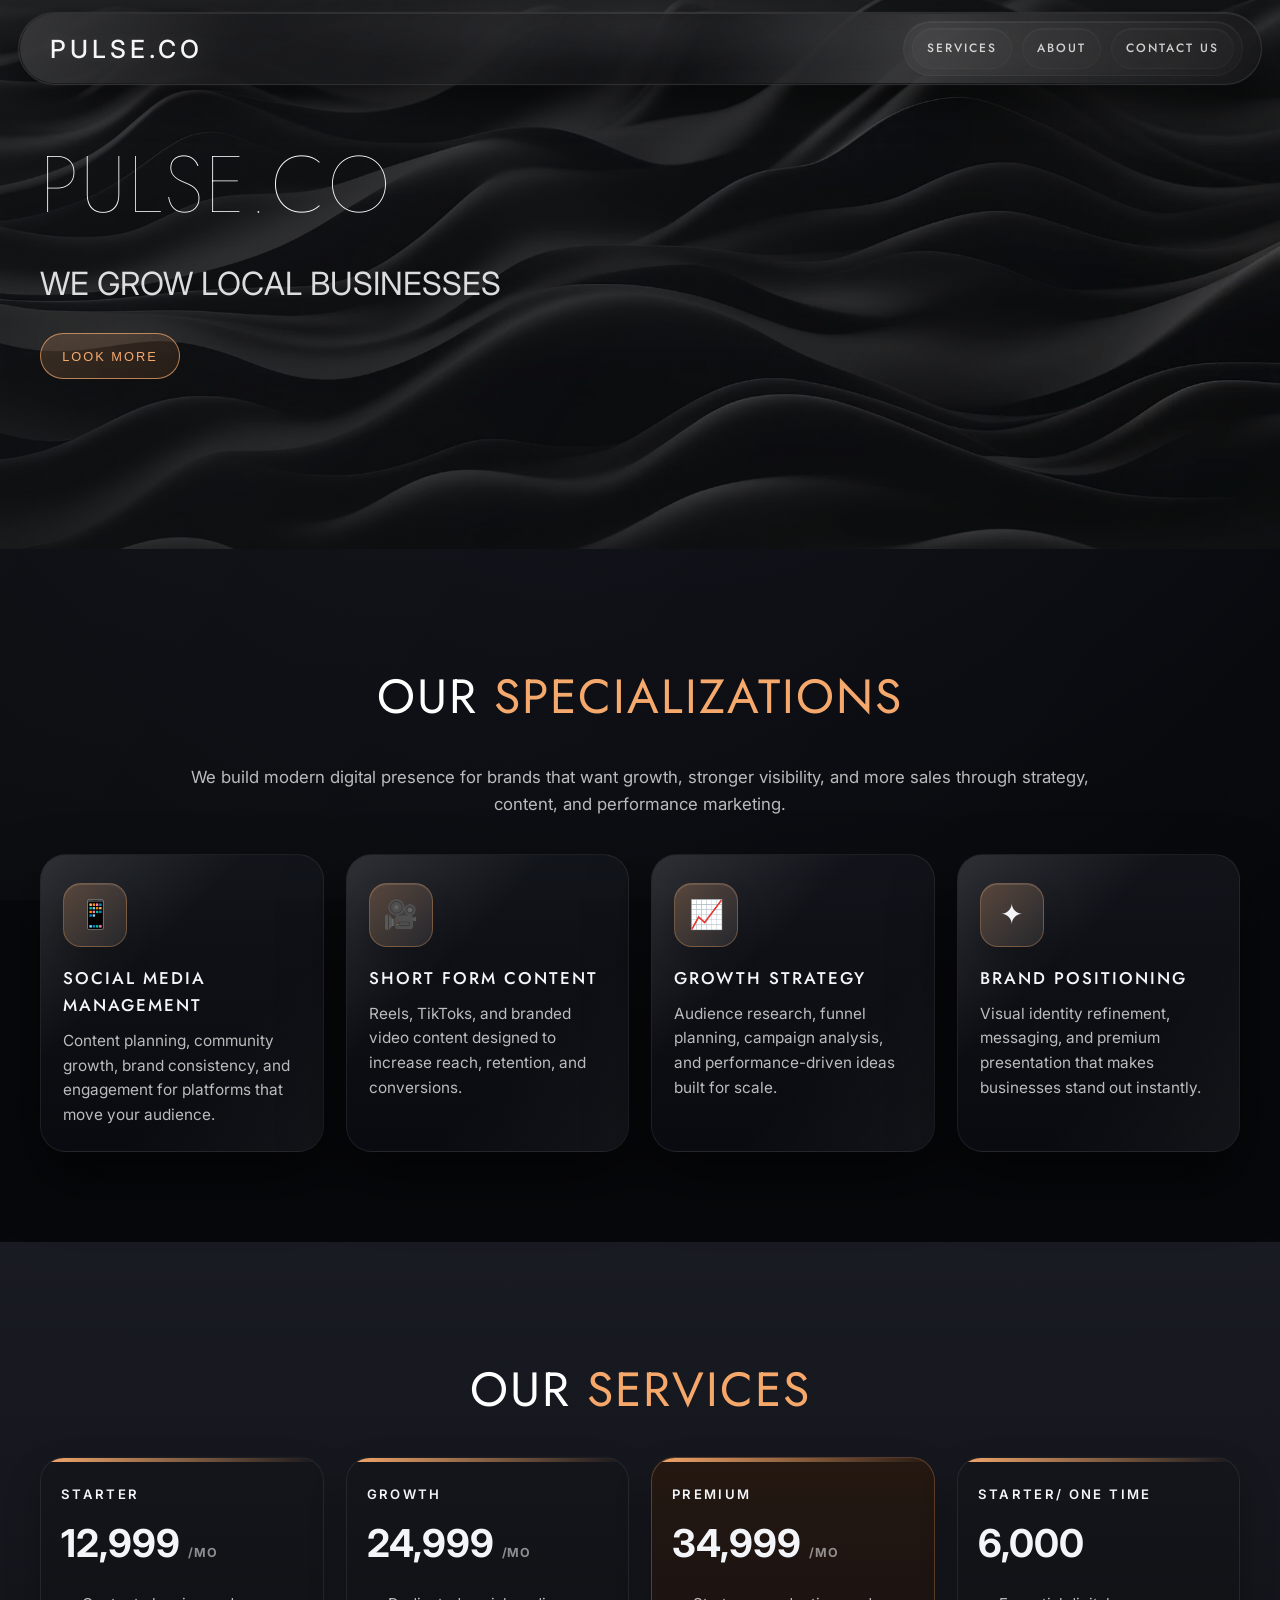
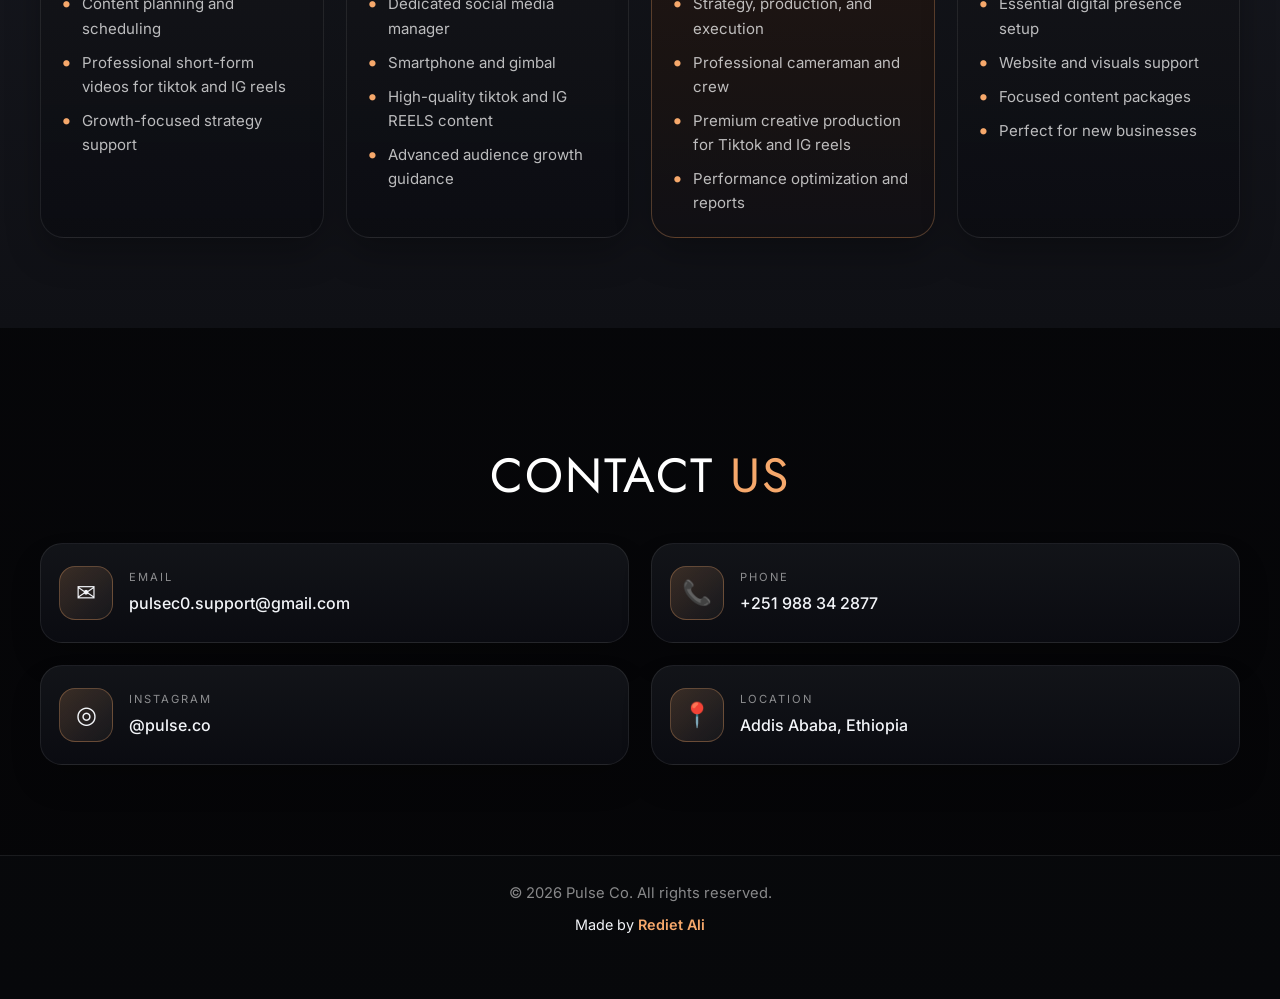
<file: index.html>
<!DOCTYPE html>
<html lang="en">
<head>
    <meta charset="UTF-8">
    <meta name="viewport" content="width=device-width, initial-scale=1.0">
    <title>our agency</title>
    <link href="https://fonts.googleapis.com/css2?family=Jost:wght@300;400;500&family=Inter:wght@400;500&display=swap" rel="stylesheet">
     <link rel="stylesheet" href="main.css">

</head>
<body>
<header>
    <p class="pulse">PULSE.CO</p>

    <button class="menu-toggle" aria-label="Toggle menu" aria-expanded="false">
        <span></span>
        <span></span>
        <span></span>
    </button>

    <nav class="main-nav" aria-label="Main navigation">
        <a href="#services">services</a>
        <a href="#about">about</a>
        <a href="#contact">contact us</a>
    </nav>
</header>

<section id="hero">
    <h1>PULSE.CO</h1>
    <p>WE GROW LOCAL BUSINESSES</p>
    <button>LOOK MORE</button>
</section>

<section id="about">
    <h2>Our <span>Specializations</span></h2>
    <p class="about-intro">We build modern digital presence for brands that want growth, stronger visibility, and more sales through strategy, content, and performance marketing.</p>

    <div class="specialization-grid">
        <article class="specialty-card reveal">
            <div class="icon-badge">📱</div>
            <h3>Social Media Management</h3>
            <p>Content planning, community growth, brand consistency, and engagement for platforms that move your audience.</p>
        </article>

        <article class="specialty-card reveal">
            <div class="icon-badge">🎥</div>
            <h3>Short Form Content</h3>
            <p>Reels, TikToks, and branded video content designed to increase reach, retention, and conversions.</p>
        </article>

        <article class="specialty-card reveal">
            <div class="icon-badge">📈</div>
            <h3>Growth Strategy</h3>
            <p>Audience research, funnel planning, campaign analysis, and performance-driven ideas built for scale.</p>
        </article>

        <article class="specialty-card reveal">
            <div class="icon-badge">✦</div>
            <h3>Brand Positioning</h3>
            <p>Visual identity refinement, messaging, and premium presentation that makes businesses stand out instantly.</p>
        </article>
    </div>
</section>

<section id="services">
    <h2>Our <span>Services</span></h2>

    <div class="service-grid">
        <div class="service-card reveal">
            <div class="plan-top">
                <p class="plan-name">Starter</p>
                <p class="plan-price">12,999 <small>/mo</small></p>
            </div>
            <ul>
                <li>Content planning and scheduling</li>
                <li>Professional short-form videos for tiktok and IG reels </li>
                <li>Growth-focused strategy support</li>
            </ul>
        </div>

        <div class="service-card reveal">
            <div class="plan-top">
                <p class="plan-name">Growth</p>
                <p class="plan-price">24,999 <small>/mo</small></p>
            </div>
            <ul>
                <li>Dedicated social media manager</li>
                <li>Smartphone and gimbal</li>
                <li>High-quality tiktok and IG REELS content</li>
                <li>Advanced audience growth guidance</li>
            </ul>
        </div>

        <div class="service-card reveal featured">
            <div class="plan-top">
                <p class="plan-name">Premium</p>
                <p class="plan-price">34,999 <small>/mo</small></p>
            </div>
            <ul>
                <li>Strategy, production, and execution</li>
                <li>Professional cameraman and crew</li>
                <li>Premium creative production for Tiktok and IG reels </li>
                <li>Performance optimization and reports</li>
            </ul>
        </div>

        <div class="service-card reveal">
            <div class="plan-top">
                <p class="plan-name">Starter/ one time </p>
                <p class="plan-price">6,000</p>
            </div>
            <ul>
                <li>Essential digital presence setup</li>
                <li>Website and visuals support</li>
                <li>Focused content packages</li>
                <li>Perfect for new businesses</li>
            </ul>
        </div>
    </div>
</section>

<section id="contact">
    <h2>Contact <span>Us</span></h2>

    <div class="contact-grid">
        <a class="contact-item reveal" href="mailto:pulsec0.support@gmail.com">
            <div class="contact-icon">✉</div>
            <div class="contact-text">
                <span class="contact-label">Email</span>
                <strong>pulsec0.support@gmail.com</strong>
            </div>
        </a>

        <a class="contact-item reveal" href="tel:+251988342877">
            <div class="contact-icon">📞</div>
            <div class="contact-text">
                <span class="contact-label">Phone</span>
                <strong>+251 988 34 2877</strong>
            </div>
        </a>

        <a class="contact-item reveal" href="https://www.instagram.com/simply_alu464?utm_source=ig_web_button_share_sheet&igsh=ZDNlZDc0MzIxNw==&igsi=ZDNlZDc0MzIxNw==" target="_blank" rel="noreferrer">
            <div class="contact-icon">◎</div>
            <div class="contact-text">
                <span class="contact-label">Instagram</span>
                <strong>@pulse.co</strong>
            </div>
        </a>

        <div class="contact-item reveal">
            <div class="contact-icon">📍</div>
            <div class="contact-text">
                <span class="contact-label">Location</span>
                <strong>Addis Ababa, Ethiopia</strong>
            </div>
        </div>
    </div>
</section>

<footer>
    <p class="footer-text">© 2026 Pulse Co. All rights reserved.</p>
    <p class="footer-credit">Made by <strong>Rediet Ali</strong></p>
</footer>

<script>
  const observer = new IntersectionObserver((entries) => {
    entries.forEach((entry) => {
      if (entry.isIntersecting) {
        entry.target.classList.add('is-visible');
        observer.unobserve(entry.target);
      }
    });
  }, {
    threshold: 0.18,
    rootMargin: '0px 0px -30px 0px'
  });

  document.querySelectorAll('.reveal').forEach((element) => {
    observer.observe(element);
  });

  const menuToggle = document.querySelector('.menu-toggle');
  const mainNav = document.querySelector('.main-nav');

  if (menuToggle && mainNav) {
    menuToggle.addEventListener('click', () => {
      const isOpen = mainNav.classList.toggle('open');
      menuToggle.classList.toggle('open', isOpen);
      menuToggle.setAttribute('aria-expanded', String(isOpen));
    });

    mainNav.querySelectorAll('a').forEach((link) => {
      link.addEventListener('click', () => {
        mainNav.classList.remove('open');
        menuToggle.classList.remove('open');
        menuToggle.setAttribute('aria-expanded', 'false');
      });
    });
  }
</script>
</body>

</html>
</file>
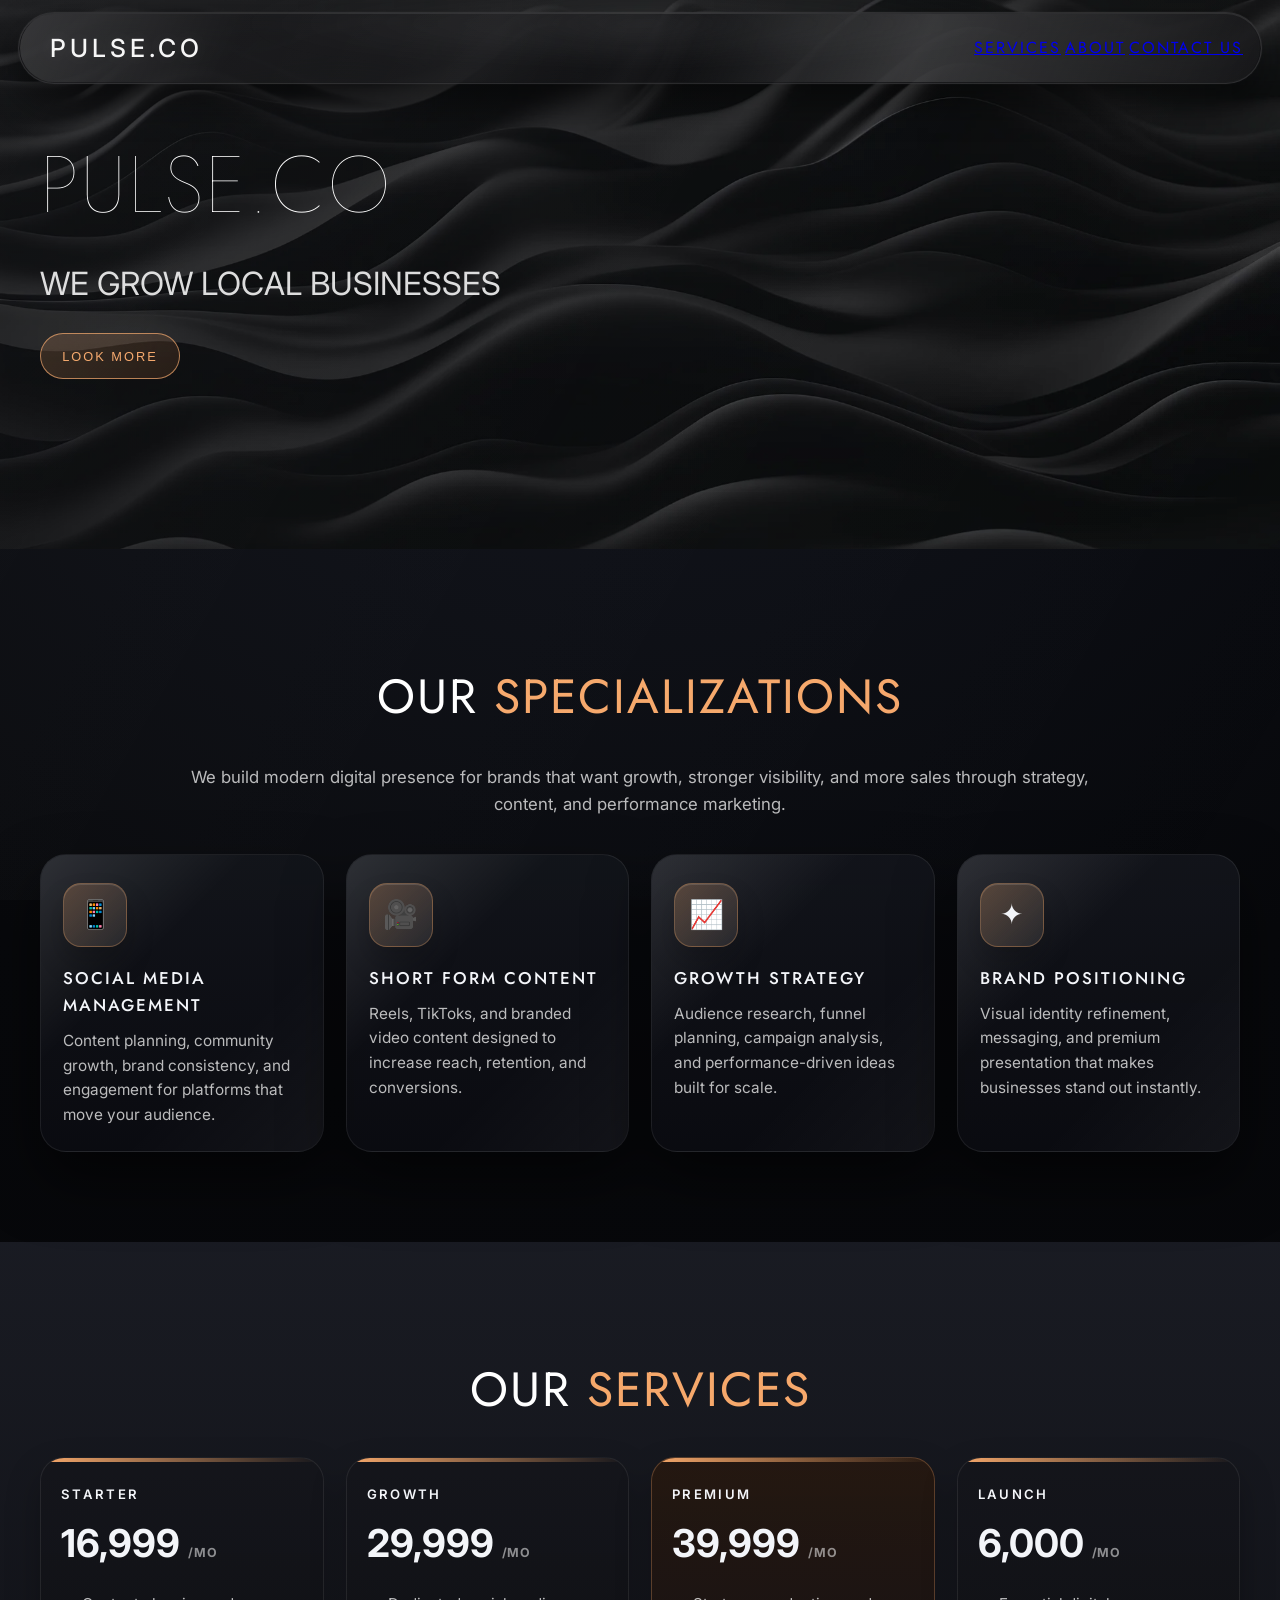
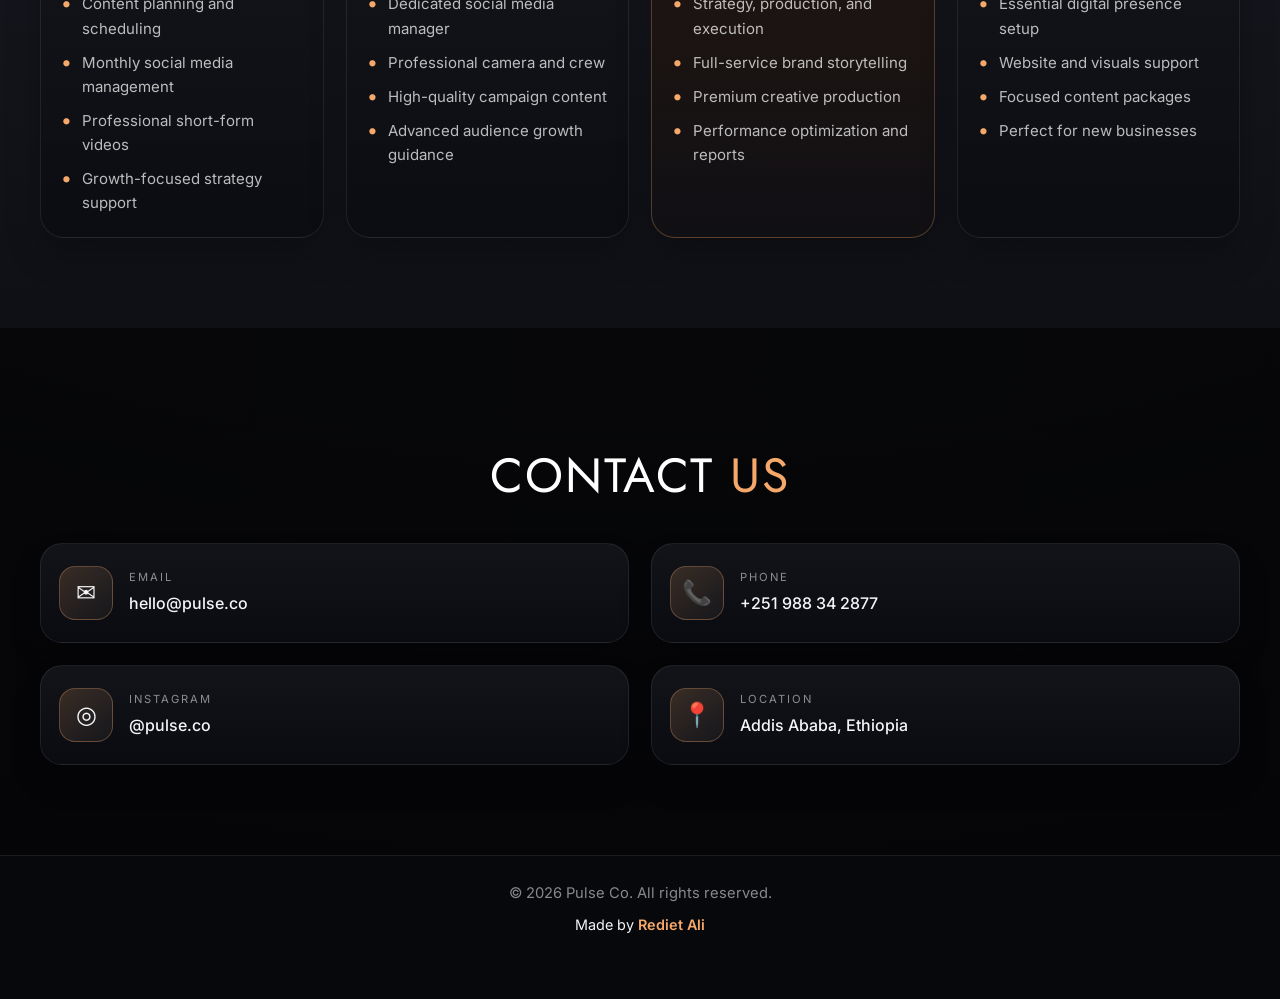
<file: main.html>
<!DOCTYPE html>
<html lang="en">
<head>
    <meta charset="UTF-8">
    <meta name="viewport" content="width=device-width, initial-scale=1.0">
    <title>our agency</title>
    <link href="https://fonts.googleapis.com/css2?family=Jost:wght@300;400;500&family=Inter:wght@400;500&display=swap" rel="stylesheet">
     <link rel="stylesheet" href="main.css">

</head>
<body>
<header>
    <p class="pulse">PULSE.CO</p>
    <nav>
        <a href="#services">services</a>
        <a href="#about">about</a>
        <a href="#contact">contact us</a>
    </nav>
</header>

<section id="hero">
    <h1>PULSE.CO</h1>
    <p>WE GROW LOCAL BUSINESSES</p>
    <button>LOOK MORE</button>
</section>

<section id="about">
    <h2>Our <span>Specializations</span></h2>
    <p class="about-intro">We build modern digital presence for brands that want growth, stronger visibility, and more sales through strategy, content, and performance marketing.</p>

    <div class="specialization-grid">
        <article class="specialty-card reveal">
            <div class="icon-badge">📱</div>
            <h3>Social Media Management</h3>
            <p>Content planning, community growth, brand consistency, and engagement for platforms that move your audience.</p>
        </article>

        <article class="specialty-card reveal">
            <div class="icon-badge">🎥</div>
            <h3>Short Form Content</h3>
            <p>Reels, TikToks, and branded video content designed to increase reach, retention, and conversions.</p>
        </article>

        <article class="specialty-card reveal">
            <div class="icon-badge">📈</div>
            <h3>Growth Strategy</h3>
            <p>Audience research, funnel planning, campaign analysis, and performance-driven ideas built for scale.</p>
        </article>

        <article class="specialty-card reveal">
            <div class="icon-badge">✦</div>
            <h3>Brand Positioning</h3>
            <p>Visual identity refinement, messaging, and premium presentation that makes businesses stand out instantly.</p>
        </article>
    </div>
</section>

<section id="services">
    <h2>Our <span>Services</span></h2>

    <div class="service-grid">
        <div class="service-card reveal">
            <div class="plan-top">
                <p class="plan-name">Starter</p>
                <p class="plan-price">16,999 <small>/mo</small></p>
            </div>
            <ul>
                <li>Content planning and scheduling</li>
                <li>Monthly social media management</li>
                <li>Professional short-form videos</li>
                <li>Growth-focused strategy support</li>
            </ul>
        </div>

        <div class="service-card reveal">
            <div class="plan-top">
                <p class="plan-name">Growth</p>
                <p class="plan-price">29,999 <small>/mo</small></p>
            </div>
            <ul>
                <li>Dedicated social media manager</li>
                <li>Professional camera and crew</li>
                <li>High-quality campaign content</li>
                <li>Advanced audience growth guidance</li>
            </ul>
        </div>

        <div class="service-card reveal featured">
            <div class="plan-top">
                <p class="plan-name">Premium</p>
                <p class="plan-price">39,999 <small>/mo</small></p>
            </div>
            <ul>
                <li>Strategy, production, and execution</li>
                <li>Full-service brand storytelling</li>
                <li>Premium creative production</li>
                <li>Performance optimization and reports</li>
            </ul>
        </div>

        <div class="service-card reveal">
            <div class="plan-top">
                <p class="plan-name">Launch</p>
                <p class="plan-price">6,000 <small>/mo</small></p>
            </div>
            <ul>
                <li>Essential digital presence setup</li>
                <li>Website and visuals support</li>
                <li>Focused content packages</li>
                <li>Perfect for new businesses</li>
            </ul>
        </div>
    </div>
</section>

<section id="contact">
    <h2>Contact <span>Us</span></h2>

    <div class="contact-grid">
        <a class="contact-item reveal" href="mailto:hello@pulse.co">
            <div class="contact-icon">✉</div>
            <div class="contact-text">
                <span class="contact-label">Email</span>
                <strong>hello@pulse.co</strong>
            </div>
        </a>

        <a class="contact-item reveal" href="tel:+251988342877">
            <div class="contact-icon">📞</div>
            <div class="contact-text">
                <span class="contact-label">Phone</span>
                <strong>+251 988 34 2877</strong>
            </div>
        </a>

        <a class="contact-item reveal" href="https://www.instagram.com/simply_alu464?utm_source=ig_web_button_share_sheet&igsh=ZDNlZDc0MzIxNw==&igsi=ZDNlZDc0MzIxNw==" target="_blank" rel="noreferrer">
            <div class="contact-icon">◎</div>
            <div class="contact-text">
                <span class="contact-label">Instagram</span>
                <strong>@pulse.co</strong>
            </div>
        </a>

        <div class="contact-item reveal">
            <div class="contact-icon">📍</div>
            <div class="contact-text">
                <span class="contact-label">Location</span>
                <strong>Addis Ababa, Ethiopia</strong>
            </div>
        </div>
    </div>
</section>

<footer>
    <p class="footer-text">© 2026 Pulse Co. All rights reserved.</p>
    <p class="footer-credit">Made by <strong>Rediet Ali</strong></p>
</footer>

<script>
  const observer = new IntersectionObserver((entries) => {
    entries.forEach((entry) => {
      if (entry.isIntersecting) {
        entry.target.classList.add('is-visible');
        observer.unobserve(entry.target);
      }
    });
  }, {
    threshold: 0.18,
    rootMargin: '0px 0px -30px 0px'
  });

  document.querySelectorAll('.reveal').forEach((element) => {
    observer.observe(element);
  });
</script>
</body>

</html>
</file>
<file: main.css>
:root {
    --bg: #07080b;
    --bg-soft: #111319;
    --panel: rgba(17, 18, 22, 0.72);
    --panel-strong: rgba(10, 11, 15, 0.92);
    --line: rgba(255, 255, 255, 0.1);
    --white: #f3f5f9;
    --muted: rgba(255, 255, 255, 0.72);
    --muted-soft: rgba(255, 255, 255, 0.52);
    --accent: #f6a86b;
    --accent-strong: #d98142;
    --shadow: 0 28px 60px rgba(0, 0, 0, 0.55);
}

* {
    box-sizing: border-box;
}

html {
    scroll-behavior: smooth;
}

body {
    margin: 0;
    padding: 0;
    font-family: 'Inter', sans-serif;
    background: radial-gradient(circle at top, #131620 0%, #07080b 42%, #050507 100%);
    color: var(--white);
    line-height: 1.6;
    animation: none;
}

@keyframes pageFade {
    from {
        opacity: 0;
        transform: translateY(8px);
    }
    to {
        opacity: 1;
        transform: translateY(0);
    }
}

body::before {
    content: "";
    position: fixed;
    inset: 0;
    background: linear-gradient(120deg, rgba(255, 255, 255, 0.03), rgba(255, 255, 255, 0));
    pointer-events: none;
}

h1, h2, h3, nav a, nav p {
    font-family: 'Jost', sans-serif;
    letter-spacing: 2px;
    text-transform: uppercase;
}

.main-nav {
    display: flex;
    align-items: center;
    justify-content: flex-end;
    gap: 10px;
    padding: 6px 8px;
    background: rgba(255, 255, 255, 0.02);
    border: 1px solid rgba(255, 255, 255, 0.04);
    border-radius: 999px;
    box-shadow: inset 0 1px 0 rgba(255, 255, 255, 0.06);
    backdrop-filter: blur(10px);
    -webkit-backdrop-filter: blur(10px);
}

.menu-toggle {
    display: none;
    width: 44px;
    height: 44px;
    border: 1px solid rgba(255, 255, 255, 0.08);
    border-radius: 14px;
    background: rgba(255, 255, 255, 0.03);
    padding: 10px 9px;
    cursor: pointer;
    z-index: 2;
}

.menu-toggle span {
    display: block;
    width: 100%;
    height: 2px;
    border-radius: 999px;
    background: white;
    margin: 5px 0;
    transition: transform 0.25s ease, opacity 0.25s ease;
}

.menu-toggle.open span:nth-child(1) {
    transform: translateY(7px) rotate(45deg);
}

.menu-toggle.open span:nth-child(2) {
    opacity: 0;
}

.menu-toggle.open span:nth-child(3) {
    transform: translateY(-7px) rotate(-45deg);
}

header {
    position: fixed !important;
    top: 12px !important;
    left: 18px !important;
    right: 18px !important;
    z-index: 20;
    display: flex;
    justify-content: space-between;
    align-items: center;
    min-height: 72px;
    padding: 8px 18px 8px 16px;
    background: linear-gradient(135deg, rgba(20, 20, 22, 0.82), rgba(8, 8, 10, 0.68), rgba(18, 18, 20, 0.76));
    border: 1px solid rgba(255, 255, 255, 0.12);
    border-radius: 999px;
    box-shadow: 0 18px 36px rgba(0, 0, 0, 0.48), 0 0 0 1px rgba(255, 255, 255, 0.02), inset 0 1px 0 rgba(255, 255, 255, 0.12), inset 0 -1px 0 rgba(255, 255, 255, 0.04);
    backdrop-filter: blur(28px) saturate(180%) brightness(1.08);
    -webkit-backdrop-filter: blur(28px) saturate(180%) brightness(1.08);
    overflow: visible;
    isolation: isolate;
    transform: none !important;
    animation: none !important;
}

@keyframes headerSlide {
    from {
        opacity: 0;
        transform: translateY(-18px) scale(0.98);
    }
    to {
        opacity: 1;
        transform: translateY(0) scale(1);
    }
}

header::before {
    content: "";
    position: absolute;
    inset: 1px;
    border-radius: inherit;
    background: linear-gradient(115deg, rgba(255,255,255,0.16), rgba(255,255,255,0.04) 18%, rgba(255,255,255,0.06) 38%, rgba(255,255,255,0.02) 54%, rgba(255,255,255,0.18) 72%, rgba(255,255,255,0.02));
    opacity: 0.9;
    pointer-events: none;
}

header::after {
    content: "";
    position: absolute;
    left: 12%;
    right: 12%;
    top: -30%;
    height: 90%;
    background: radial-gradient(ellipse at center, rgba(255,255,255,0.22), rgba(255,255,255,0.08) 18%, transparent 68%);
    filter: blur(20px);
    opacity: 0.9;
    pointer-events: none;
}

.pulse {
    position: relative;
    z-index: 1;
    margin: 0;
    color: rgba(255, 255, 255, 0.96);
    font-weight: 500;
    letter-spacing: 4px;
    padding: 0 15px;
    font-size: 25px;
    text-shadow: 0 0 20px rgba(255, 255, 255, 0.12);
}

.main-nav a {
    position: relative;
    z-index: 1;
    color: rgba(255, 255, 255, 0.78);
    text-decoration: none;
    font-weight: 500;
    font-size: 12px;
    padding: 10px 14px;
    border-radius: 999px;
    border: 1px solid rgba(255, 255, 255, 0.03);
    background: rgba(255,255,255,0.015);
    transition: all 0.25s ease;
    letter-spacing: 2px;
    box-shadow: inset 0 1px 0 rgba(255,255,255,0.04);
}

.main-nav a:hover {
    color: white;
    background: rgba(255,255,255,0.065);
    border-color: rgba(255,255,255,0.08);
    box-shadow: inset 0 1px 0 rgba(255,255,255,0.1), 0 10px 22px rgba(0,0,0,0.25), 0 0 20px rgba(255,255,255,0.04);
    transform: translateY(-1px);
}

nav a,
.specialty-card,
.service-card,
.contact-item,
#hero button {
    transition: transform 0.25s ease, box-shadow 0.25s ease, border-color 0.25s ease, background 0.25s ease;
}

#hero {
    padding: 120px 40px 170px;
    text-align: left;
    background-image: linear-gradient(120deg, rgba(7, 8, 11, 0.7), rgba(7, 8, 11, 0.3)), url(header-img.webp);
    background-size: cover;
    background-position: center;
}

#hero h1 {
    margin: 0 0 10px;
    font-size: clamp(3rem, 7vw, 5rem);
    font-weight: 100;
    color: white;
}

#hero p {
    margin: 0 0 24px;
    color: rgba(255, 255, 255, 0.86);
    font-size: clamp(1.2rem, 2.5vw, 2rem);
}

#hero button {
    width: 140px;
    height: 46px;
    background: linear-gradient(135deg, rgba(246, 168, 107, 0.18), rgba(217, 129, 66, 0.12));
    border: 1px solid rgba(246, 168, 107, 0.7);
    border-radius: 999px;
    padding: 5px 18px;
    font-size: 0.8rem;
    color: var(--accent);
    letter-spacing: 2px;
    text-transform: uppercase;
    cursor: pointer;
    transition: all 0.25s ease;
}

#hero button:hover {
    background: linear-gradient(135deg, var(--accent), var(--accent-strong));
    color: white;
    box-shadow: 0 14px 24px rgba(246, 168, 107, 0.28);
    transform: translateY(-1px);
}

span {
    color: var(--accent);
}

#about,
#services,
#contact {
    padding: 110px 20px 90px;
    text-align: center;
}

#about h2,
#services h2,
#contact h2 {
    margin: 0 0 28px;
    color: white;
    font-size: clamp(2rem, 4vw, 3rem);
    font-weight: 400;
}

.about-intro {
    max-width: 900px;
    margin: 0 auto 36px;
    color: var(--muted);
    font-size: 1.05rem;
}

.specialization-grid,
.service-grid,
.contact-grid {
    max-width: 1200px;
    margin: 0 auto;
    display: grid;
    gap: 22px;
}

.specialization-grid {
    grid-template-columns: repeat(4, minmax(0, 1fr));
}

.specialty-card {
    position: relative;
    overflow: hidden;
    padding: 28px 22px 24px;
    border-radius: 26px;
    text-align: left;
    background: linear-gradient(180deg, rgba(19, 21, 27, 0.92), rgba(11, 12, 17, 0.9));
    border: 1px solid rgba(255, 255, 255, 0.08);
    box-shadow: var(--shadow);
}

.reveal {
    opacity: 0;
    transform: translateY(26px);
    transition: opacity 0.8s ease, transform 0.8s ease;
}

header,
header * {
    will-change: transform;
}

.reveal.is-visible {
    opacity: 1;
    transform: translateY(0);
}

.reveal:nth-child(2).is-visible { transition-delay: 0.08s; }
.reveal:nth-child(3).is-visible { transition-delay: 0.16s; }
.reveal:nth-child(4).is-visible { transition-delay: 0.24s; }

.specialty-card::before {
    content: "";
    position: absolute;
    inset: 0;
    background: linear-gradient(135deg, rgba(255,255,255,0.12), transparent 36%, transparent 65%, rgba(255,255,255,0.04));
    pointer-events: none;
}

.specialty-card:hover,
.service-card:hover,
.contact-item:hover {
    transform: translateY(-6px);
    box-shadow: 0 24px 46px rgba(0, 0, 0, 0.3), 0 0 0 1px rgba(255,255,255,0.04);
}

.icon-badge {
    position: relative;
    z-index: 1;
    width: 64px;
    height: 64px;
    display: grid;
    place-items: center;
    border-radius: 18px;
    margin-bottom: 18px;
    font-size: 28px;
    background: linear-gradient(135deg, rgba(246, 168, 107, 0.24), rgba(255, 255, 255, 0.08));
    border: 1px solid rgba(246, 168, 107, 0.3);
    box-shadow: inset 0 1px 0 rgba(255,255,255,0.12), 0 16px 28px rgba(0,0,0,0.18);
}

.specialty-card h3 {
    position: relative;
    z-index: 1;
    margin: 0 0 10px;
    color: var(--white);
    font-size: 1.06rem;
    font-weight: 500;
}

.specialty-card p {
    position: relative;
    z-index: 1;
    margin: 0;
    color: var(--muted);
    font-size: 0.96rem;
}

#services {
    background: linear-gradient(180deg, rgba(27, 29, 37, 0.9), rgba(15, 16, 21, 1));
}

.service-grid {
    grid-template-columns: repeat(4, minmax(0, 1fr));
}

.service-card {
    position: relative;
    overflow: hidden;
    padding: 26px 20px 22px;
    border-radius: 24px;
    text-align: left;
    background: linear-gradient(180deg, rgba(21, 22, 27, 0.92), rgba(12, 13, 18, 0.96));
    border: 1px solid rgba(255, 255, 255, 0.08);
    box-shadow: 0 16px 34px rgba(0,0,0,0.25);
}

.service-card::before {
    content: "";
    position: absolute;
    inset: 0 auto auto 0;
    width: 100%;
    height: 4px;
    background: linear-gradient(90deg, var(--accent), rgba(255,255,255,0));
}

.plan-top {
    margin-bottom: 16px;
}

.plan-name {
    margin: 0 0 8px;
    color: var(--white);
    font-size: 0.82rem;
    letter-spacing: 0.18em;
    text-transform: uppercase;
    font-weight: 600;
}

.plan-price {
    margin: 0;
    font-size: clamp(1.8rem, 3vw, 2.6rem);
    font-weight: 700;
    color: var(--white);
}

.plan-price small {
    font-size: 0.78rem;
    color: var(--muted-soft);
    letter-spacing: 0.08em;
    text-transform: uppercase;
}

.service-card ul {
    list-style: none;
    padding: 0;
    margin: 18px 0 0;
    display: grid;
    gap: 10px;
}

.service-card li {
    display: flex;
    align-items: flex-start;
    gap: 10px;
    color: var(--muted);
    font-size: 0.94rem;
}

.service-card li::before {
    content: "•";
    color: var(--accent);
    font-size: 1.25rem;
    line-height: 1;
    margin-top: 1px;
}

.service-card.featured {
    background: linear-gradient(180deg, rgba(38, 24, 16, 0.9), rgba(17, 16, 20, 0.96));
    border-color: rgba(246, 168, 107, 0.28);
}

.contact-grid {
    grid-template-columns: repeat(2, minmax(0, 1fr));
}

.contact-item {
    display: flex;
    align-items: center;
    gap: 16px;
    padding: 22px 18px;
    border-radius: 22px;
    background: linear-gradient(180deg, rgba(20, 22, 27, 0.9), rgba(11, 12, 18, 0.94));
    border: 1px solid rgba(255,255,255,0.08);
    box-shadow: 0 18px 30px rgba(0,0,0,0.18);
    color: var(--white);
    text-decoration: none;
    transition: transform 0.2s ease, border-color 0.2s ease;
}

.contact-item:hover {
    transform: translateY(-2px);
    border-color: rgba(246, 168, 107, 0.38);
}

.contact-icon {
    width: 54px;
    height: 54px;
    border-radius: 16px;
    display: grid;
    place-items: center;
    font-size: 1.5rem;
    background: linear-gradient(135deg, rgba(246, 168, 107, 0.18), rgba(255,255,255,0.04));
    border: 1px solid rgba(246, 168, 107, 0.3);
}

.contact-text {
    text-align: left;
}

.contact-label {
    display: block;
    margin-bottom: 4px;
    font-size: 0.7rem;
    letter-spacing: 0.18em;
    text-transform: uppercase;
    color: var(--muted-soft);
}

.contact-text strong {
    font-size: 1rem;
    font-weight: 500;
    color: var(--white);
}

footer {
    padding: 26px 20px 48px;
    text-align: center;
    border-top: 1px solid rgba(255,255,255,0.08);
    color: var(--muted-soft);
    background: rgba(8, 9, 12, 0.9);
}

.footer-text {
    margin: 0;
    font-size: 0.92rem;
}

.footer-credit {
    margin-top: 8px;
    font-size: 0.9rem;
    color: var(--white);
}

.footer-credit strong {
    color: var(--accent);
    font-weight: 600;
}

@media (max-width: 980px) {
    .specialization-grid {
        grid-template-columns: repeat(2, minmax(0, 1fr));
    }

    .service-grid {
        grid-template-columns: repeat(2, minmax(0, 1fr));
    }
}

@media (max-width: 768px) {
    header {
        left: 12px;
        right: 12px;
        top: 10px;
        padding: 8px 12px;
        min-height: 64px;
        overflow: visible;
    }

    .menu-toggle {
        display: block;
    }

    .main-nav {
        position: absolute;
        top: calc(100% + 10px);
        right: 0;
        left: 0;
        display: none;
        flex-direction: column;
        align-items: stretch;
        gap: 10px;
        padding: 14px 12px;
        background: rgba(14, 15, 21, 0.9);
        border: 1px solid rgba(255, 255, 255, 0.08);
        border-radius: 22px;
        box-shadow: 0 20px 40px rgba(0, 0, 0, 0.4);
        backdrop-filter: blur(20px);
        -webkit-backdrop-filter: blur(20px);
    }

    .main-nav.open {
        display: flex;
    }

    .main-nav a {
        display: block;
        text-align: center;
        width: 100%;
        padding: 12px 14px;
        font-size: 11px;
        letter-spacing: 1.6px;
    }

    .pulse {
        font-size: 18px;
        letter-spacing: 3px;
        padding: 0 8px;
    }

    #hero {
        padding: 110px 22px 110px;
    }

    #hero p {
        font-size: 1.1rem;
    }

    #about,
    #services,
    #contact {
        padding: 90px 16px 70px;
    }

    .specialization-grid,
    .service-grid,
    .contact-grid {
        grid-template-columns: 1fr;
    }

    .specialty-card,
    .service-card,
    .contact-item {
        border-radius: 20px;
    }
}
</file>
